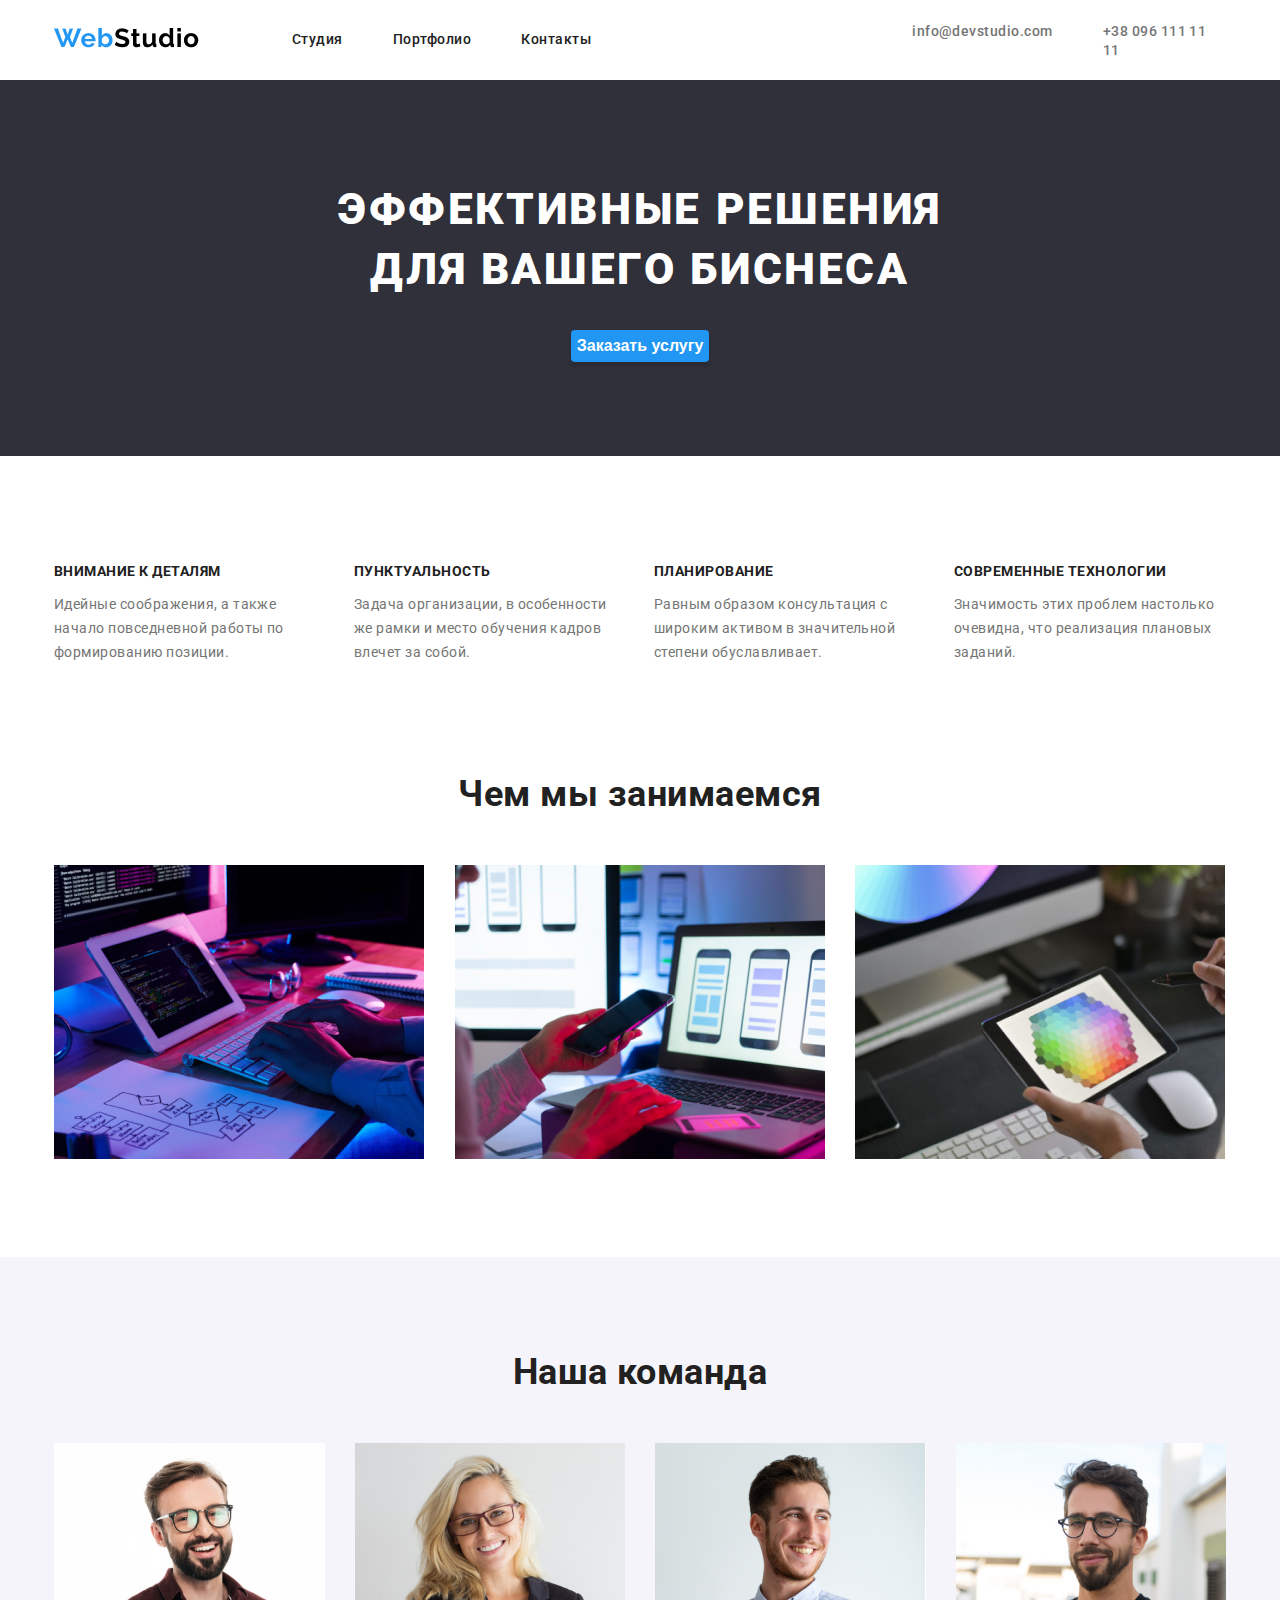
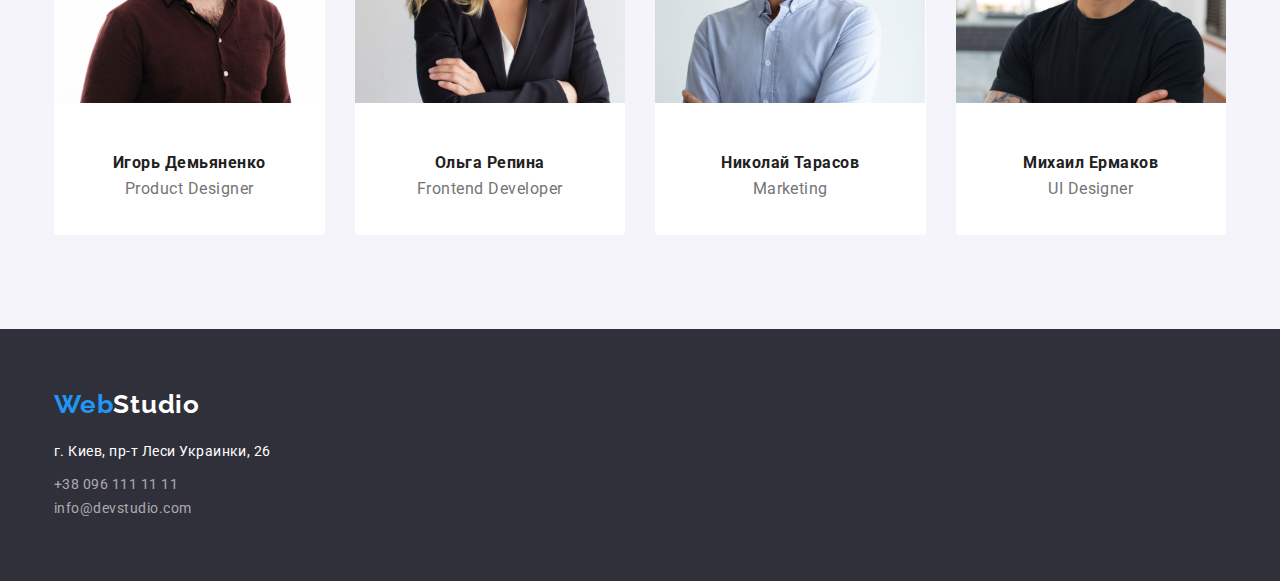
<file: index.html>
<!DOCTYPE html>
<html lang="ru">
  <head>
    <meta charset="UTF-8" />
    <title>HOMEWORK2</title>
    <link rel="preconnect" href="https://fonts.gstatic.com" />
    <link
      href="https://fonts.googleapis.com/css2?family=Raleway:wght@700&family=Roboto:wght@400;500;700;900&display=swap"
      rel="stylesheet"
    />
    <link rel="stylesheet" href="./css/style.css" />
  </head>

  <body>
    <!--Шапка-->
    <header>
      <div class="container main-nav">
        <nav class="main-nav">
          <a href="./index.html">
            <img src="./images/WebStudio.png" alt="logo" />
          </a>
          <ul class="site-nav list">
            <li class="item"><a class="links" href="#">Студия</a></li>
            <li class="item">
              <a class="links" href="portfolio.html">Портфолио</a>
            </li>
            <li class="item"><a class="links" href="#">Контакты</a></li>
          </ul>
        </nav>
        <address>
          <ul class="auth-nav list">
            <li class="item">
              <a class="contacts" href="mailto:info@devstudio.com"
                >info@devstudio.com</a
              >
            </li>
            <li class="item">
              <a class="contacts" href="tel:+380961111111">+38 096 111 11 11</a>
            </li>
          </ul>
        </address>
      </div>
    </header>
    <main>
      <section class="section hero">
        <h1 class="hero-title list">
          ЭФФЕКТИВНЫЕ РЕШЕНИЯ<br />ДЛЯ ВАШЕГО БИСНЕСА
        </h1>
        <button class="button">Заказать услугу</button>
      </section>
      <!--наші переваги-->
      <section class="section-benefits list">
        <div class="container">
          <h2 class="visualy-hidden list">наші переваги</h2>
          <ul class="feature-list list">
            <li class="item">
              <h3 class="benefits">Внимание к деталям</h3>
              <p class="benefits-text">
                Идейные соображения, а также начало повседневной работы по
                формированию позиции.
              </p>
            </li>
            <li>
              <h3 class="benefits">Пунктуальность</h3>
              <p class="benefits-text">
                Задача организации, в особенности же рамки и место обучения
                кадров влечет за собой.
              </p>
            </li>
            <li class="item">
              <h3 class="benefits">Планирование</h3>
              <p class="benefits-text">
                Равным образом консультация с широким активом в значительной
                степени обуславливает.
              </p>
            </li>
            <li class="item">
              <h3 class="benefits">Современные технологии</h3>
              <p class="benefits-text">
                Значимость этих проблем настолько очевидна, что реализация
                плановых заданий.
              </p>
            </li>
          </ul>
        </div>
      </section>
      <!--Чем мы занимаемся-->
      <section class="section list">
        <div class="container">
          <h2 class="feature-title list">Чем мы занимаемся</h2>
          <ul class="work-list list">
            <li class="item">
              <img src="./images/img.jpg" width="370" alt="фото роботи1" />
            </li>
            <li class="item">
              <img src="./images/img(1).jpg" width="370" alt="фото роботи2" />
            </li>
            <li class="item">
              <img src="./images/img(2).jpg" width="370" alt="фото роботи3" />
            </li>
          </ul>
        </div>
      </section>
      <!--Наша команда-->
      <section class="section-team list">
        <div class="container">
          <h2 class="feature-title list">Наша команда</h2>
          <ul class="work-team list">
            <li class="item list">
              <img
                src="./images/img(3).jpg"
                width="270"
                alt="Игорь Демьяненко"
              /><br />
              <div class="card-staff list">
              <h3 class="team">Игорь Демьяненко</h3>
              <p class="positions">Product Designer</p>
            </div>
            </li>
            <li class="item list">
              <img
                src="./images/img(4).jpg"
                width="270"
                alt="Ольга Репина"
              /><br />
              <div class="card-staff list">
              <h3 class="team">Ольга Репина</h3>
              <p class="positions ">Frontend Developer</p>
            </div>
            </li>
            <li class="item list">
              <img
                src="./images/img(5).jpg"
                width="270"
                alt="Николай Тарасов"
              /><br />
              <div class="card-staff list">
              <h3 class="team">Николай Тарасов</h3>
              <p class="positions">Marketing</p>
            </div>
            </li>
            <li class="item list">
              <img
                src="./images/img(6).jpg"
                width="270"
                alt="Михаил Ермаков"
              /><br />
              <div class="card-staff list">
              <h3 class="team">Михаил Ермаков</h3>
              <p class="positions">UI Designer</p>
            </div>
            </li>
          </ul>
        </div>
      </section>
    </main>
    <footer>
      <div class="container">
        <a href="./index.html"
          ><span class="web">Web</span><span class="studio">Studio</span>
        </a>
        <address>
          <p class="address">г. Киев, пр-т Леси Украинки, 26</p>
          <a class="tel" href="tel:+380961111111">+38 096 111 11 11</a><br />
          <a class="email" href="mailto:info@devstudio.com"
            >info@devstudio.com</a
          >
        </address>
      </div>
    </footer>
  </body>
</html>
</file>
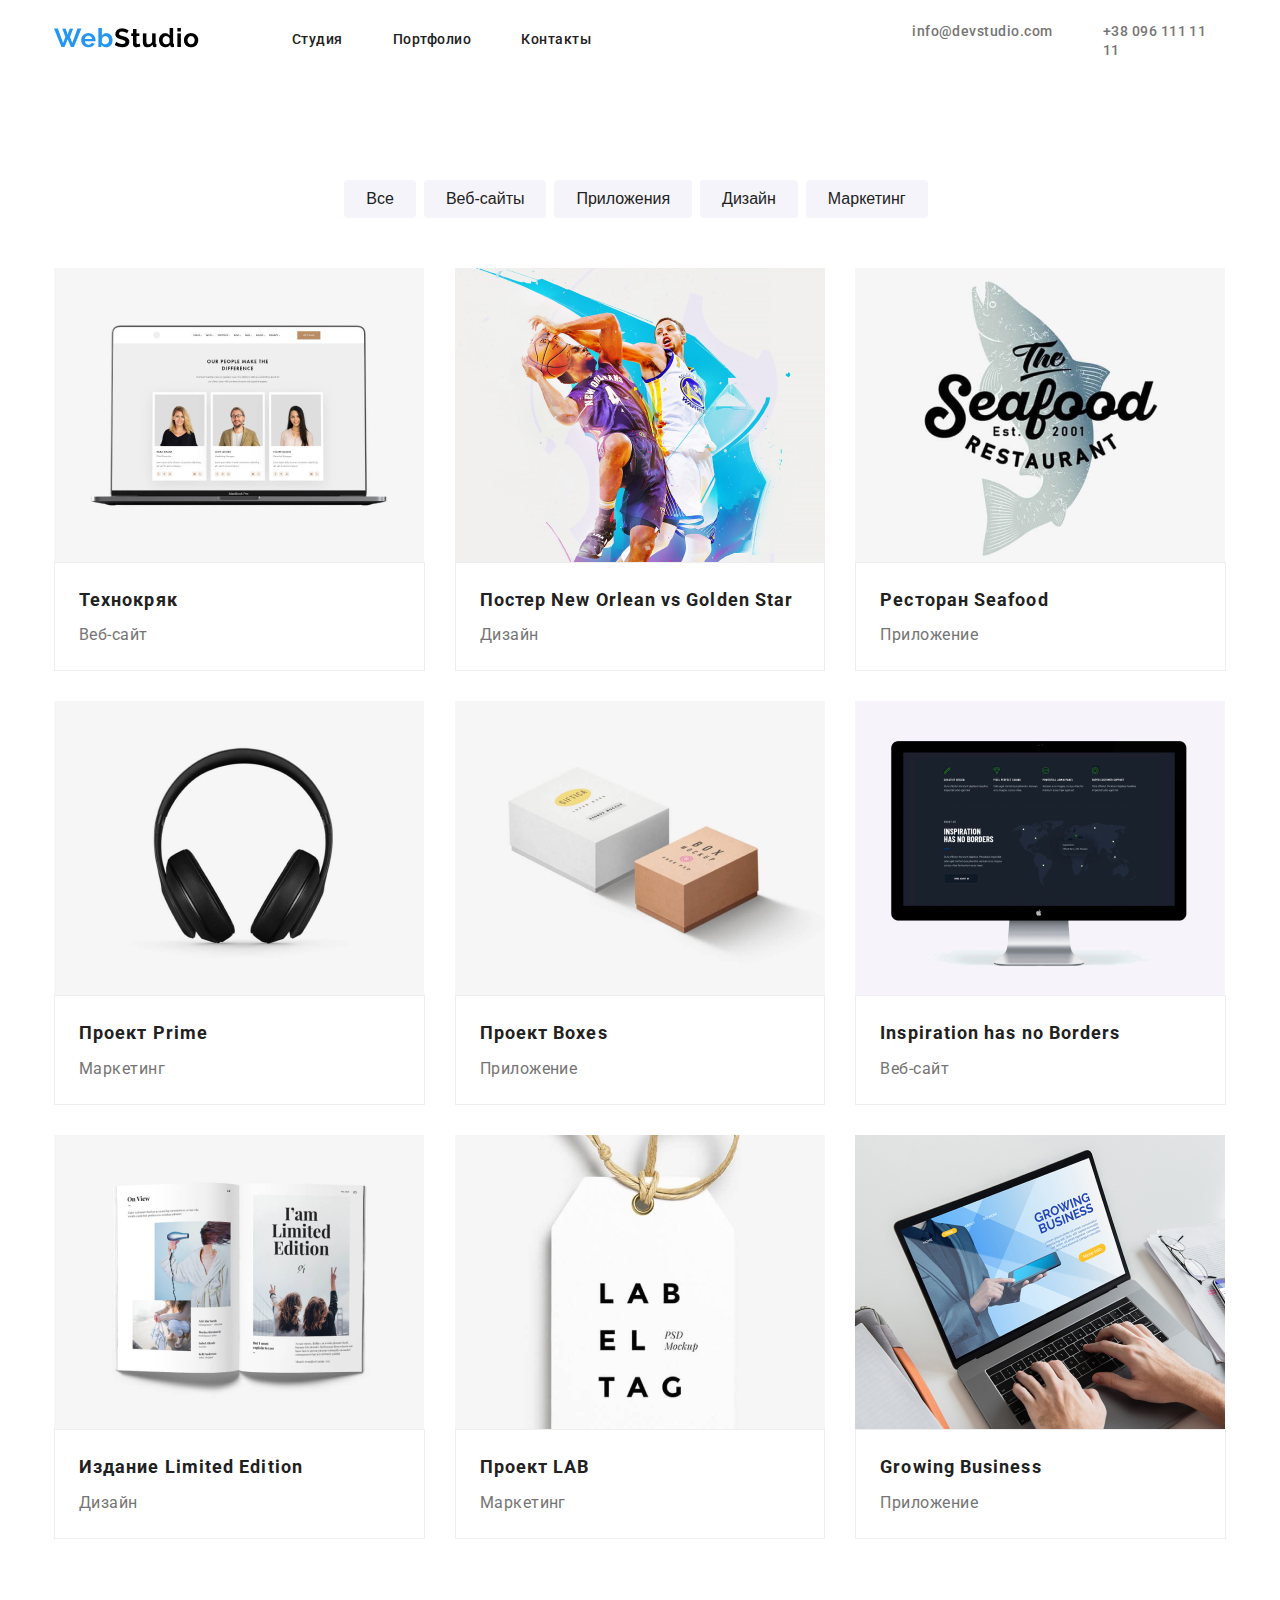
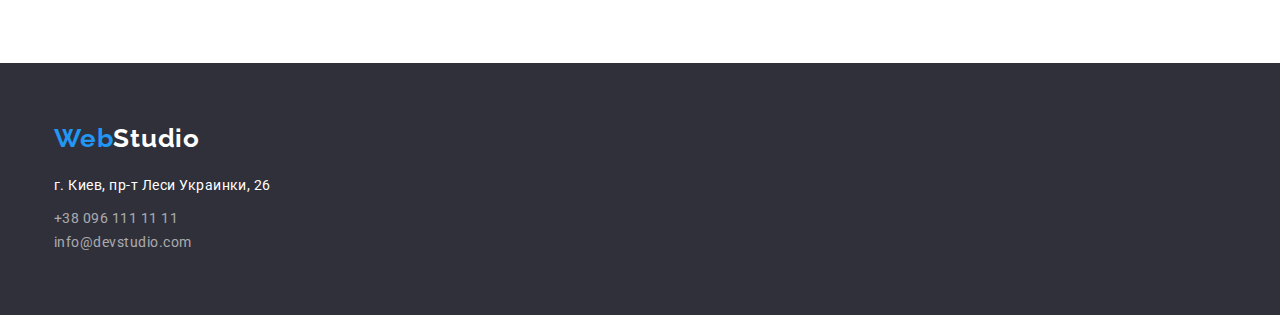
<file: portfolio.html>
<!DOCTYPE html>
<html lang="ru">
  <head>
    <meta charset="UTF-8" />
    <title>HOMEWORK2</title>
    <link rel="preconnect" href="https://fonts.gstatic.com" />
    <link
      href="https://fonts.googleapis.com/css2?family=Raleway:wght@700&family=Roboto:wght@400;500;700;900&display=swap"
      rel="stylesheet"
    />
    <link rel="stylesheet" href="./css/style.css" />
  </head>

  <body>
    <!--Шапка-->
    <header>
      <div class="container main-nav">
        <nav class="main-nav">
          <a href="./index.html">
            <img src="./images/WebStudio.png" alt="logo" />
          </a>
          <ul class="site-nav list">
            <li class="item"><a class="links" href="#">Студия</a></li>
            <li class="item">
              <a class="links" href="portfolio.html">Портфолио</a>
            </li>
            <li class="item"><a class="links" href="#">Контакты</a></li>
          </ul>
        </nav>
        <address>
          <ul class="auth-nav list">
            <li class="item">
              <a class="contacts" href="mailto:info@devstudio.com"
                >info@devstudio.com</a
              >
            </li>
            <li class="item">
              <a class="contacts" href="tel:+380961111111">+38 096 111 11 11</a>
            </li>
          </ul>
        </address>
      </div>
    </header>
    <main>
      <!--Фільтри-->

      <section class="galery list">
        <div class="container-portfolio list">
          <h2 class="visualy-hidden">Портфолио</h2>
          <ul class="filters list">
            <li class="item">
              <button class="portfolio-buttons" type="button">Все</button>
            </li>
            <li class="item">
              <button class="portfolio-buttons" type="button">Веб-сайты</button>
            </li>

            <li class="item">
              <button class="portfolio-buttons" type="button">
                Приложения
              </button>
            </li>
            <li class="item">
              <button class="portfolio-buttons" type="button">Дизайн</button>
            </li>
            <li class="item">
              <button class="portfolio-buttons" type="button">Маркетинг</button>
            </li>
          </ul>
        </div>
        <!--Приклади-->
        <div class="container list">
          <ul class="examples list">
            <li class="item list">
              <img
                src="./images/tehnocrac.jpg"
                class="image list"
                alt="tehnocrac"
              />
              <div class="card list">
                <h3 class="projects-names list">Технокряк</h3>
                <p class="types-work list">Веб-сайт</p>
              </div>
            </li>
            <li class="item list">
              <img src="./images/poster.jpg" class="image list" alt="poster" />
              <div class="card">
                <h3 class="projects-names list">
                  Постер New Orlean vs Golden Star
                </h3>
                <p class="types-work list">Дизайн</p>
              </div>
            </li>
            <li class="item list">
              <img
                src="./images/seafood.jpg"
                class="image list"
                alt="seafood"
              />
              <div class="card">
                <h3 class="projects-names list">Ресторан Seafood</h3>
                <p class="types-work list">Приложение</p>
              </div>
            </li>
            <li class="item list">
              <img src="./images/prime.jpg" class="image list" alt="prime" />
              <div class="card">
                <h3 class="projects-names list">Проект Prime</h3>
                <p class="types-work list">Маркетинг</p>
              </div>
            </li>
            <li class="item list">
              <img src="./images/boxes.jpg" class="image list" alt="boxes" />
              <div class="card">
                <h3 class="projects-names list">Проект Boxes</h3>
                <p class="types-work list">Приложение</p>
              </div>
            </li>
            <li class="item list">
              <img
                src="./images/borders.jpg"
                class="image list"
                alt="borders"
              />
              <div class="card">
                <h3 class="projects-names list">Inspiration has no Borders</h3>
                <p class="types-work list">Веб-сайт</p>
              </div>
            </li>
            <li class="item list">
              <img
                src="./images/edition.jpg"
                class="image list"
                alt="limited edition"
              />
              <div class="card">
                <h3 class="projects-names list">Издание Limited Edition</h3>
                <p class="types-work list">Дизайн</p>
              </div>
            </li>
            <li class="item list">
              <img src="./images/lab.jpg" class="image list" alt="lab" />
              <div class="card">
                <h3 class="projects-names list">Проект LAB</h3>
                <p class="types-work list">Маркетинг</p>
              </div>
            </li>
            <li class="item list">
              <img
                src="./images/growing.jpg"
                class="image list"
                alt="growing bisness"
              />
              <div class="card">
                <h3 class="projects-names list">Growing Business</h3>
                <p class="types-work list">Приложение</p>
              </div>
            </li>
          </ul>
        </div>
      </section>
    </main>
    <footer>
      <div class="container">
      <a href="./index.html"><span class="web">Web</span><span class="studio">Studio</span>
      </a>
      <address>
        <p class="address">г. Киев, пр-т Леси Украинки, 26</p>
        <a class="tel" href="tel:+380961111111">+38 096 111 11 11</a><br />
        <a class="email" href="mailto:info@devstudio.com">info@devstudio.com</a>
      </address>
    </div>
    </footer>
  </body>
</html>
</file>
<file: css/style.css>
:root {
  --title-text-color: #212121;
  --acent-color: #2196f3;
  --paragraph-color: #757575;
  --primary-white-color: #ffffff;
}

body {
  font-family: "Roboto";
  color: var(--title-text-color);
  letter-spacing: 0.03em;
  font-weight: 400;
  margin: 0;
}

.list {
  padding: 0;
  margin: 0;
  list-style: none;
}

.container {
  margin-left: auto;
  margin-right: auto;
  width: 1172px;
  padding-left: 20px;
  padding-right: 20px;
  outline: 2px solid transparent;
}

a {
  text-decoration: none;
}

ul {
  list-style-type: none;
}

/*шапка*/

.main-nav {
  display: flex;
  align-items: center;
}

.site-nav {
  display: flex;
}

.site-nav .item {
  margin-right: 50px;
}

.site-nav .item:last-child {
  margin-right: 0;
}

.site-nav .item:first-child {
  margin-left: 93px;
}

.site-nav .links {
  display: block;
  padding-top: 32px;
  padding-bottom: 32px;

  font-weight: 500;
  font-size: 14px;
  line-height: 1.14;

  color: var(--title-text-color);
}

.auth-nav {
  display: flex;
  margin-left: auto;
}
.auth-nav .item {
  margin-left: 321px;
}

.auth-nav .item + .item {
  margin-left: 50px;
}

.contacts {
  font-weight: 500;
  font-size: 14px;
  line-height: 16px;
  color: #757575;
  font-style: normal;
}

.links:hover {
  color: var(--acent-color);
}

/*Герой*/
.hero {
  text-align: center;
  background: #2f303a;
  padding-top: 100px;
  padding-bottom: 180px;
}

.hero-title {
  color: var(--primary-white-color);
  font-weight: 900;
  font-size: 44px;
  line-height: 1.36;

  text-align: center;
  letter-spacing: 0.06em;
  margin-bottom: 30px;
}

/*Кнопка*/

.button {
  box-shadow: 0px 4px 4px rgba(0, 0, 0, 0.15);
  border-radius: 4px;

  color: var(--primary-white-color);
  background: var(--acent-color);
  font-weight: 700;
  font-size: 16px;
  line-height: 1.87;
  border: #ffffff;
}

.section {
  padding-bottom: 94px;
}

.section-benefits {
  padding-top: 94px;
  padding-bottom: 94px;
}

.visualy-hidden {
  position: absolute;
  clip: rect(0 0 0 0);
  width: 1px;
  height: 1px;
  margin: -1px;
}

.feature-list {
  display: flex;
}

.benefits {
  font-weight: 700;
  font-size: 14px;
  line-height: 1.14;
  text-transform: uppercase;
  margin-bottom: 10px;
}

.benefits-text {
  font-size: 14px;
  line-height: 1.7;
  color: var(--paragraph-color);
  width: 270px;
  flex-direction: row;
  margin-right: 30px;
}

.work-list {
  display: flex;
  flex-wrap: wrap;
  justify-content: space-between;
}

.work-list .item {
  width: calc((100% - 60px) / 3);
  margin-right: 30px;
}

.work-list .item:nth-child(3n) {
  margin-right: 0;
}

.feature-title {
  font-weight: 700;
  font-size: 36px;
  line-height: 1.17;
  text-align: center;
  margin-bottom: 50px;
}

.work-team {
  display: flex;
  flex-wrap: wrap;
  justify-content: space-between;
}

.work-team .item {
  width: calc((100% - 90px) / 4);
  margin-right: 30px;
  background: #ffffff;
  border-radius: 0px 0px 4px 4px;
}

.work-team .item:nth-child(4n) {
  margin-right: 0;
}

.card-staff {
  padding-top: 30px;
  padding-bottom: 30px;
}

.section-team {
  padding-bottom: 94px;
  background: #f5f4fa;
  padding-top: 94px;
}

.team {
  font-size: 16px;
  line-height: 1.19;
  text-align: center;
  margin-bottom: 10px;
}

.positions {
  font-size: 16px;
  line-height: 1.19px;
  color: var(--paragraph-color);
  text-align: center;
}

/*footer*/

.address {
  margin-top: 20px;
  margin-bottom: 9px;
  font-style: normal;
  font-size: 14px;
  line-height: 1.7;
  color: var(--primary-white-color);
}

footer {
  background: #2f303a;
  padding-top: 60px;
  padding-bottom: 60px;
}

.tel {
  font-style: normal;
  font-size: 14px;
  line-height: 1.7;
  color: rgba(255, 255, 255, 0.6);
  margin-bottom: 9px;
}

.email {
  font-style: normal;
  font-size: 14px;
  line-height: 1.7;
  color: rgba(255, 255, 255, 0.6);
}

.web {
  font-family: "Raleway";
  font-style: normal;
  font-weight: 700;
  font-size: 26px;
  line-height: 1.19;
  letter-spacing: 0.03em;
  color: var(--acent-color);
}

.studio {
  font-family: "Raleway";
  font-style: normal;
  font-weight: 700;
  font-size: 26px;
  line-height: 1.19;
  letter-spacing: 0.03em;
  color: var(--primary-white-color);
}

/*PORTFOLIO*/

.galery {
  margin-bottom: 94px;
  margin-top: 100px;
}

.container-portfolio {
  margin-bottom: 50px;
}

.filters {
  display: flex;
  justify-content: center;
}

.filters .item {
  margin-right: 8px;
}

.portfolio-buttons {
  font-weight: 500;
  font-size: 16px;
  line-height: 1.6;
  color: var(--title-text-color);
  background: #f5f4fa;
  text-align: center;
  border: var(--acent-color);
  border-radius: 4px;
  padding: 6px 22px;
}

.portfolio-buttons:hover,
.portfolio-buttons:focus,
.portfolio-buttons:active {
  background-color: var(--acent-color);
  color: var(--primary-white-color);
  border: transparent;
}

.examples {
  display: flex;
  flex-wrap: wrap;
}

.examples .item {
  width: calc((100% - 60px) / 3);
  margin-right: 30px;
  margin-bottom: 30px;
  background: #ffffff;
}

.examples .item:nth-child(3n) {
  margin-right: 0;
}

.image {
  display: block;
  border: 0;
}

.card {
  padding-bottom: 20px;
  border: 1px solid #eeeeee;
  padding-top: 20px;
  padding-left: 24px;
}

.projects-names {
  font-size: 18px;
  line-height: 1.88;
  letter-spacing: 0.06em;
  color: var(--title-text-color);
  margin-bottom: 4px;
}

.types-work {
  font-size: 16px;
  line-height: 1.88;
  letter-spacing: 0.03em;
  color: var(--paragraph-color);
}
</file>
